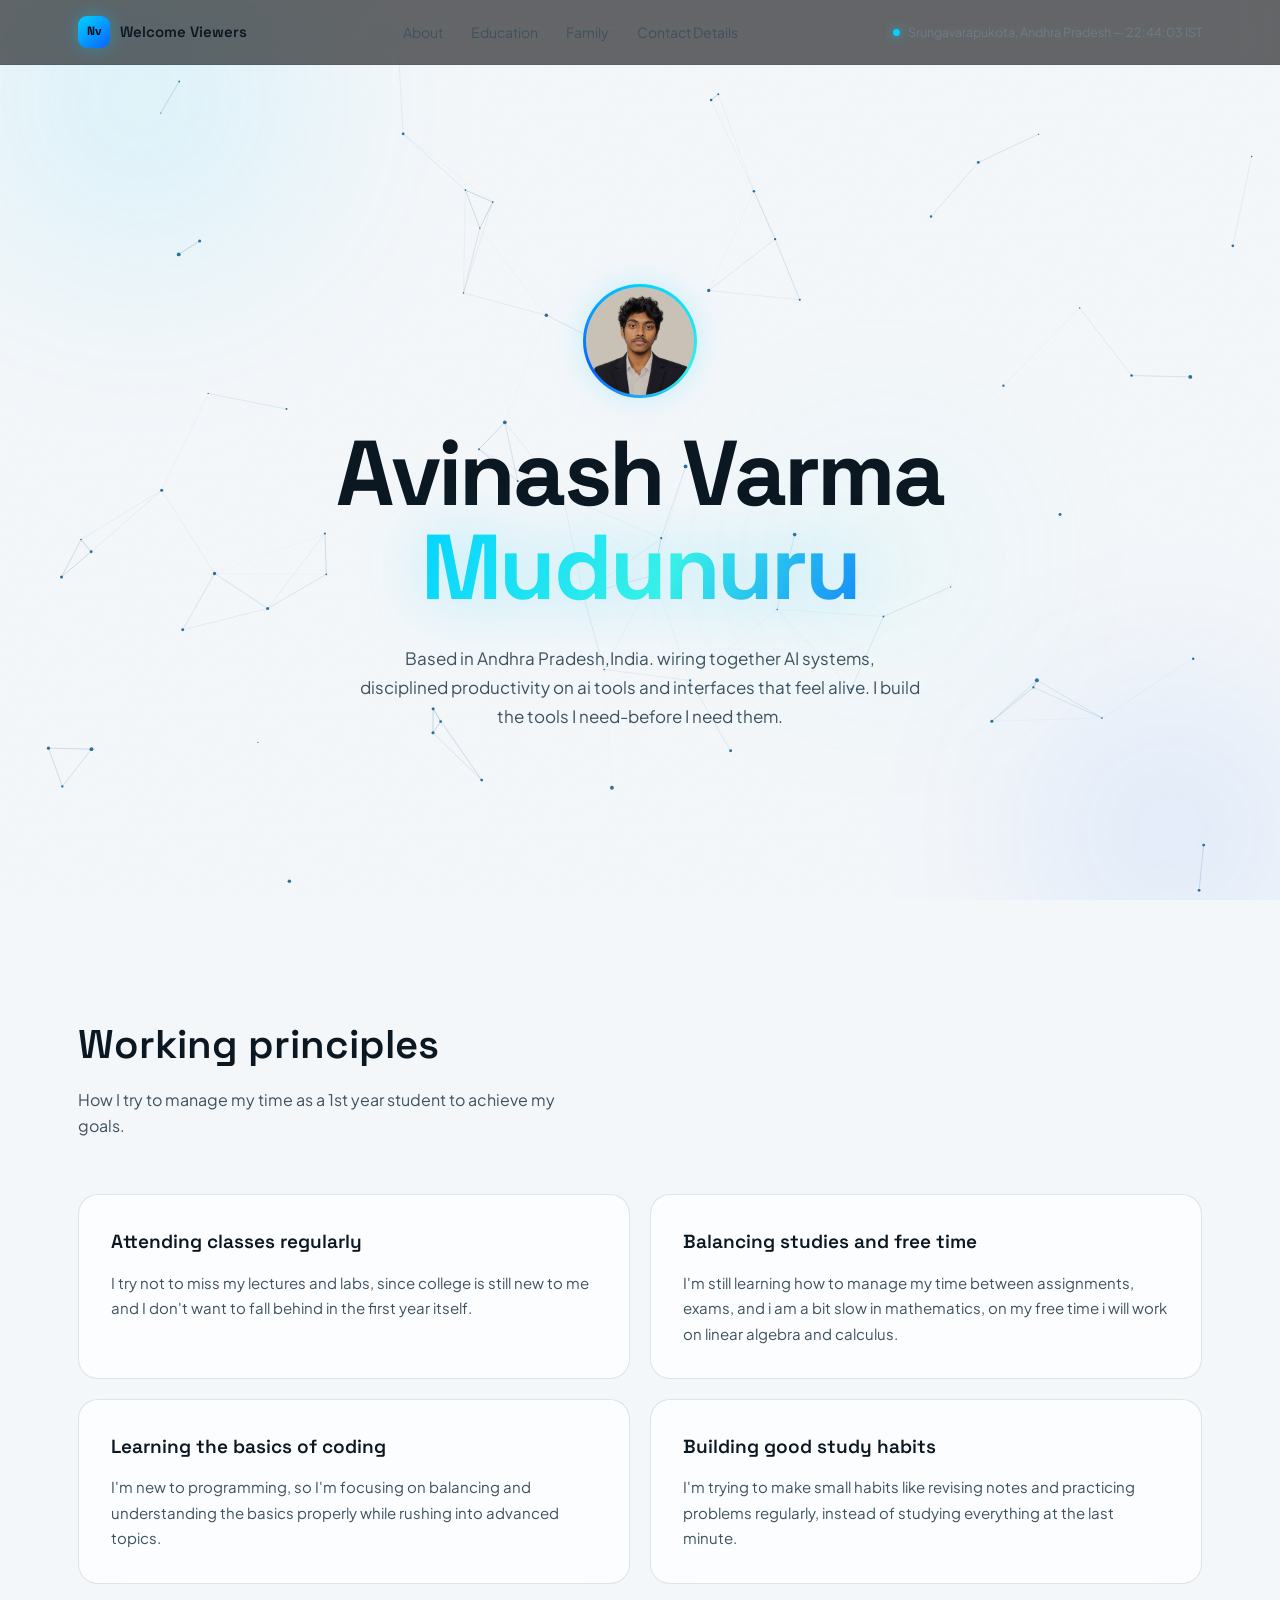
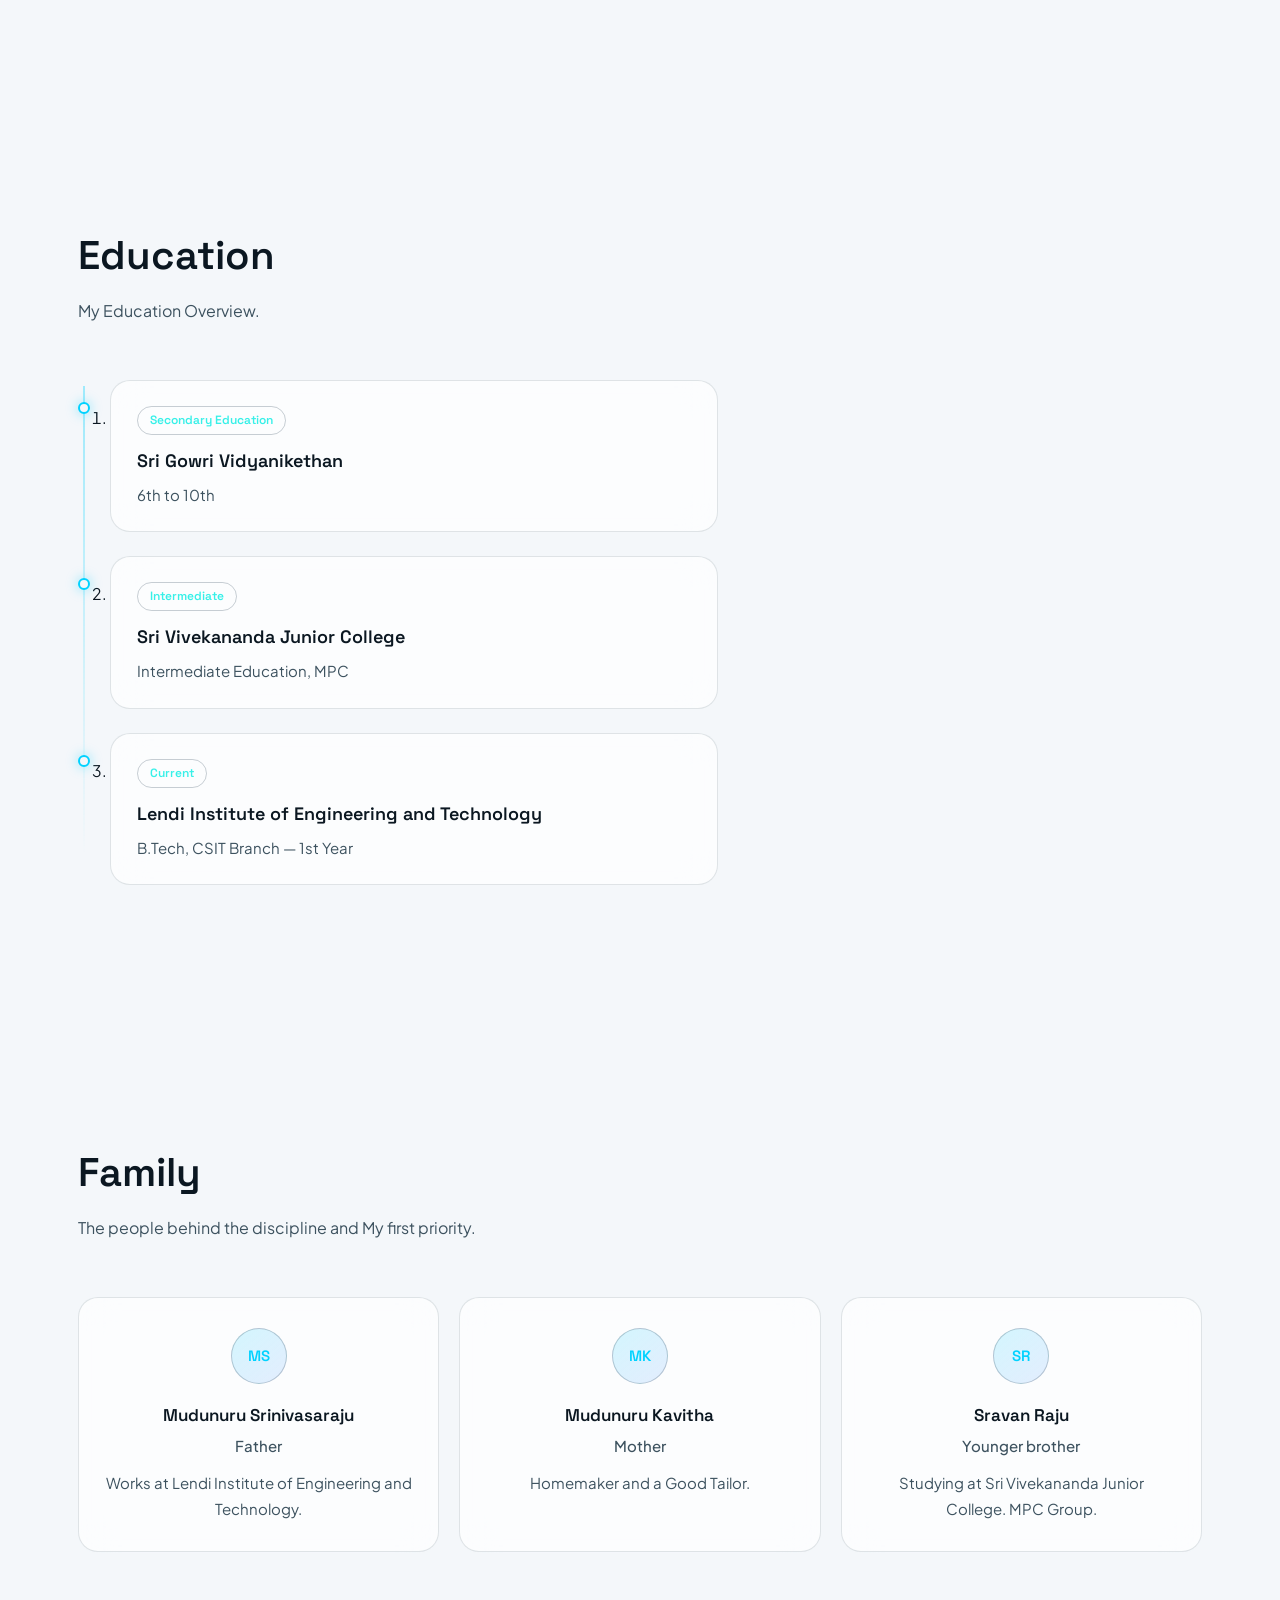
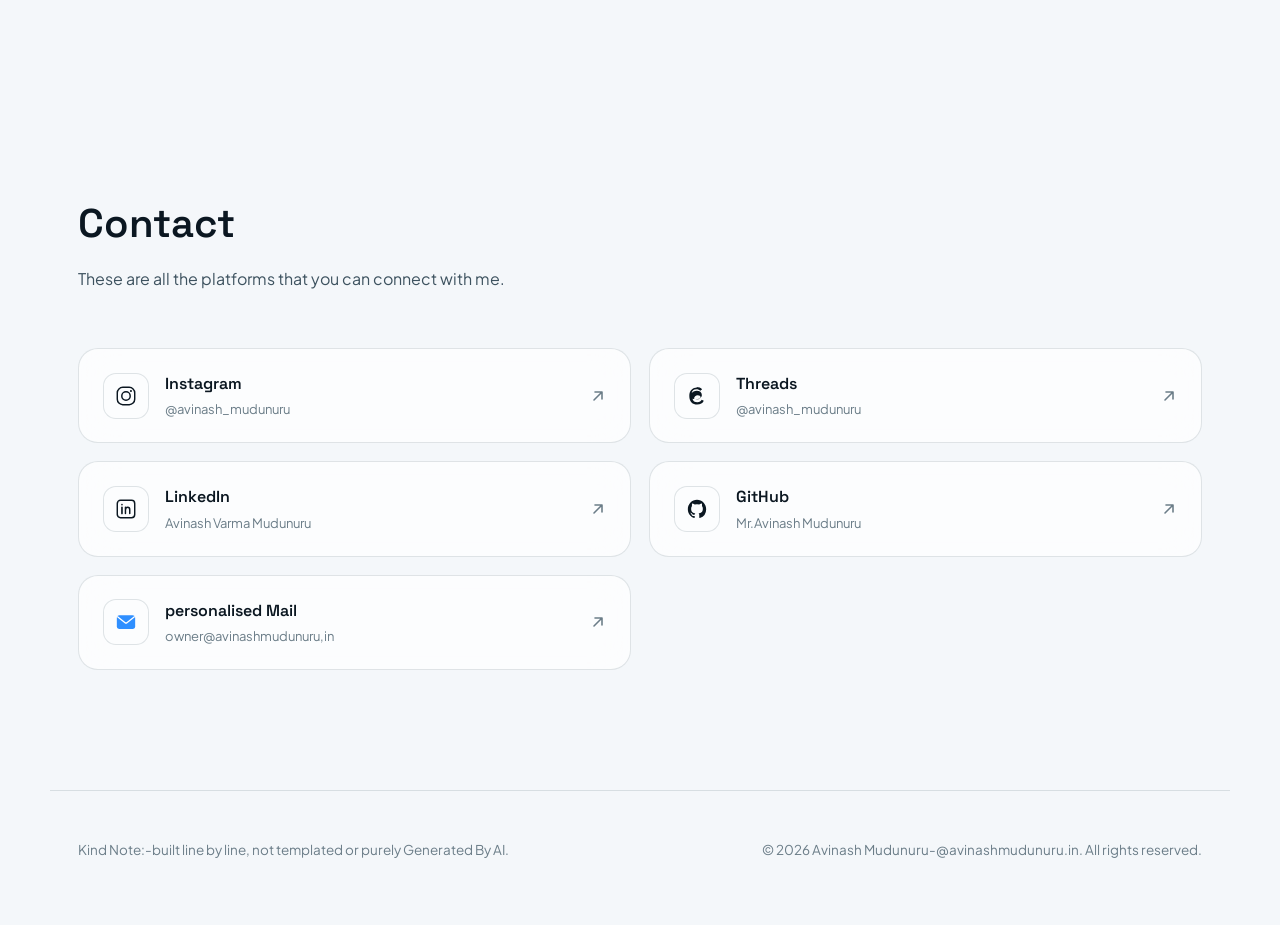
<file: index.html>
<!DOCTYPE html>
<html lang="en">
<head>
</head>
<head>
<title>Avinash Mudunuru's Portifolio</title>
<meta name="description" content="Official website of Avinash Mudunuru, also known as Avinash Varma and Mudunuru Avinash Varma. Explore Avinash's GitHub projects, portfolio, and journey." />
<meta name="keywords" content="avinash mudunuru, Avinash github, Avinash varma, mudunuru avinash varma,mudunuru avinash varma, avinash mudunuru, avinash varma, mudunuru avinash, avinash github, avinash portfolio, avinash personal website, avinash varma lendi institute, avinash varma computer science, avinash varma IT student, avinash varma engineering, avinash varma web developer, avinash varma coder, avinash varma programmer, avinash varma projects, avinash varma github pages, avinash varma website, avinash varma animations, avinash varma glowing UI, avinash varma fade-in effects, avinash varma css animations, avinash varma javascript, avinash varma html css js, avinash varma frontend design, avinash varma modern UI, avinash varma faceless youtube, avinash varma viral content, avinash varma content creator, avinash varma tech enthusiast, avinash varma troubleshooting, avinash varma hp drivers, avinash varma samsung j2 unlock, avinash varma device recovery, avinash varma certificates editing, avinash varma document clarity, avinash varma lovable ai, avinash varma github repository, avinash varma seo optimization, avinash varma sitemap xml, avinash varma robots txt, avinash varma google search console, avinash varma index request, avinash varma performance report, avinash varma coverage report, avinash varma impressions clicks, avinash varma keywords ranking, avinash varma visibility google, avinash varma search results, avinash varma india, avinash varma visakhapatnam, avinash varma andhra pradesh, avinash varma sri gowri vidyaniketan, avinash varma sri vivekananda junior college, avinash varma lendi institute of engineering, avinash varma btech first year, avinash varma computer science student, avinash varma IT student india, avinash varma engineering student india, avinash varma nagendra varma, nagendra varma, mudunuru nagendra varma, nagendra varma portfolio, nagendra varma github, nagendra varma website, nagendra varma lendi institute, nagendra varma computer science, nagendra varma IT student, nagendra varma engineering, nagendra varma web developer, nagendra varma coder, nagendra varma programmer, nagendra varma projects, nagendra varma github pages, nagendra varma animations, nagendra varma glowing UI, nagendra varma fade-in effects, nagendra varma css animations, nagendra varma javascript, nagendra varma html css js, nagendra varma frontend design, nagendra varma modern UI, nagendra varma faceless youtube, nagendra varma viral content, nagendra varma content creator, nagendra varma tech enthusiast, nagendra varma troubleshooting, nagendra varma hp drivers, nagendra varma samsung j2 unlock, nagendra varma device recovery, nagendra varma certificates editing, nagendra varma document clarity, nagendra varma lovable ai, nagendra varma github repository, nagendra varma seo optimization, nagendra varma sitemap xml, nagendra varma robots txt, nagendra varma google search console, nagendra varma india, nagendra varma visakhapatnam, nagendra varma andhra pradesh, srinivasaraju mudunuru, mudunuru srinivasaraju, srinivasaraju driver lendi institute, srinivasaraju father of avinash, srinivasaraju mudunuru family, mudunuru kavitha, kavitha mudunuru, mudunuru kavitha homemaker, mudunuru kavitha mother of avinash, mudunuru family, mudunuru surname, mudunuru family visakhapatnam, mudunuru family andhra pradesh
" />
</head>
  <head>
  <title>Avinash Mudunuru's Portifolio</title>
  <meta name="description" content="Official website of Avinash Mudunuru, also known as Avinash Varma and Mudunuru Avinash Varma and Nagendra Varma. Explore Avinash's GitHub projects, portfolio, and journey." />
  <meta name="keywords" content="avinash mudunuru, Avinash github, Avinash varma, mudunuru avinash varma" />
  <meta name="google-site-verification" content="vCPlWeW1GFrba0qGszpjA3xYB4AD_6WwYuhzkrP9IHY" />

  <!-- Structured Data for Google AI summaries -->
  <script type="application/ld+json">
  {
    "@context": "https://schema.org",
    "@type": "Person",
    "name": "Avinash Mudunuru",
    "alternateName": ["Avinash Varma", "Mudunuru Avinash Varma"],
    "birthDate": "2008-11-22",
    "parents": [
      {
        "@type": "person",
        "name": "Srinivasaraju Mudunuru"
      },
      {
        "@type": "person",
        "name": "Mudunuru Kavitha"
      }
    ],
    "sibling": {
      "@type": "person",
      "name": "Sravan Raju"
    },
    "url": "https://avinashmudunuru.in",
    "sameAs": [
      "https://avinashmudunuru.in"
    ],
    "description": "Computer Science & IT student passionate about web development, coding, and modern UI design,  currently studying at lendi institute of engineering and technology and completed secondary education sri gowri vidyaniketan English medium high school and completed intermediate education at Siri vivekananda junior college with MPC group."
  }
  </script>
</head>


<meta charset="UTF-8">
<meta name="viewport" content="width=device-width, initial-scale=1.0">
<title>Avinash Varma Mudunuru — My Portfolio</title>
<link rel="preconnect" href="https://fonts.googleapis.com">
<link rel="preconnect" href="https://fonts.gstatic.com" crossorigin>
<link href="https://fonts.googleapis.com/css2?family=Space+Grotesk:wght@400;500;600;700&family=Plus+Jakarta+Sans:ital,wght@0,400;0,500;0,600;0,700;1,400&display=swap" rel="stylesheet">
<style>
/* colors and stuff i keep reusing, put them here so i dont have to type them again and again */
:root {
  --bg1: #060608;
  --bg2: #0b0d12;
  --cardbg: rgba(14, 18, 24, 0.55);
  --border1: rgba(160, 210, 230, 0.12);
  --border2: rgba(160, 210, 230, 0.24);

  --blue1: #00d2ff;
  --blue2: #37f0e8;
  --blue3: #0a63ff;
  --glow: rgba(0, 210, 255, 0.35);

  --txt1: #eaf6fb;
  --txt2: #93a6b3;
  --txt3: #5c6b76;

  --font1: 'Space Grotesk', 'Segoe UI', sans-serif;
  --font2: 'Plus Jakarta Sans', 'Segoe UI', sans-serif;
}

/* if the persons phone/computer is set to light mode, use these colors instead */
/* this is called "system theme" - it just checks the device setting automatically */
@media (prefers-color-scheme: light) {
  :root {
    --bg1: #f4f7fa;
    --bg2: #ffffff;
    --cardbg: rgba(255, 255, 255, 0.7);
    --border1: rgba(10, 40, 60, 0.12);
    --border2: rgba(10, 40, 60, 0.22);

    --txt1: #0b1721;
    --txt2: #3d525f;
    --txt3: #6b7d88;
  }
}

/* basic reset, saw this online */
* {
  box-sizing: border-box;
}
html {
  scroll-behavior: smooth;
}

body {
  margin: 0;
  background: var(--bg1);
  color: var(--txt1);
  font-family: var(--font2);
  font-size: 16px;
  line-height: 1.6;
  overflow-x: hidden;
}

h1, h2, h3 {
  font-family: var(--font1);
  margin: 0;
  color: var(--txt1);
}
p {
  margin: 0;
}
a {
  color: inherit;
  text-decoration: none;
}
ul {
  margin: 0;
  padding: 0;
  list-style: none;
}

/* stops the crazy long animations for ppl who dont like motion */
@media (prefers-reduced-motion: reduce) {
  html {
    scroll-behavior: auto;
  }
  * {
    animation-duration: 0.001ms !important;
    transition-duration: 0.001ms !important;
  }
}

/* the moving dot background, made with canvas */
#bgCanvas {
  position: fixed;
  top: 0; left: 0; right: 0; bottom: 0;
  z-index: 0;
  pointer-events: none;
}

/* those big blurry colored circles floating around */
.blobWrap {
  position: fixed;
  inset: 0;
  z-index: 0;
  overflow: hidden;
  pointer-events: none;
}
.blob {
  position: absolute;
  border-radius: 50%;
  filter: blur(90px);
  opacity: 0.45;
}
.blob1 {
  width: 520px; height: 520px;
  top: -160px; left: -120px;
  background: radial-gradient(circle, rgba(0, 210, 255, 0.55), transparent 70%);
  animation: moveBlob1 26s ease-in-out infinite;
}
.blob2 {
  width: 420px; height: 420px;
  bottom: -140px; right: -100px;
  background: radial-gradient(circle, rgba(10, 99, 255, 0.5), transparent 70%);
  animation: moveBlob2 32s ease-in-out infinite;
}
.blob3 {
  width: 360px; height: 360px;
  top: 42%; left: 55%;
  background: radial-gradient(circle, rgba(55, 240, 232, 0.32), transparent 70%);
  animation: moveBlob3 38s ease-in-out infinite;
}
@keyframes moveBlob1 {
  0%, 100% { transform: translate(0,0); }
  50% { transform: translate(60px, 50px); }
}
@keyframes moveBlob2 {
  0%, 100% { transform: translate(0,0); }
  50% { transform: translate(-50px, -40px); }
}
@keyframes moveBlob3 {
  0%, 100% { transform: translate(0,0) scale(1); }
  50% { transform: translate(-30px, 40px) scale(1.08); }
}

/* grainy texture on top, makes it look less flat */
.grain {
  position: fixed;
  inset: 0;
  z-index: 1;
  pointer-events: none;
  opacity: 0.035;
  background-image: url("data:image/svg+xml,%3Csvg xmlns='http://www.w3.org/2000/svg' width='120' height='120'%3E%3Cfilter id='n'%3E%3CfeTurbulence type='fractalNoise' baseFrequency='0.9' numOctaves='2' stitchTiles='stitch'/%3E%3C/filter%3E%3Crect width='100%25' height='100%25' filter='url(%23n)'/%3E%3C/svg%3E");
}
/* the grain and blobs look too strong on a white background so tone them down a bit */
@media (prefers-color-scheme: light) {
  .grain { opacity: 0.02; }
  .blob { opacity: 0.25; }
}

/* NAVBAR */
.navbar {
  position: sticky;
  top: 0;
  z-index: 50;
  background: rgba(6, 6, 8, 0.6);
  backdrop-filter: blur(16px) saturate(140%);
  border-bottom: 1px solid var(--border1);
  transition: transform 0.35s ease;
}
.navbar.navHidden {
  transform: translateY(-100%);
}
.navInner {
  max-width: 1180px;
  margin: 0 auto;
  padding: 16px 28px;
  display: flex;
  align-items: center;
  justify-content: space-between;
  gap: 24px;
}
.logoBit {
  display: flex;
  align-items: center;
  gap: 10px;
  font-family: var(--font1);
  font-weight: 600;
}
.logoIcon {
  display: grid;
  place-items: center;
  width: 32px; height: 32px;
  border-radius: 9px;
  background: linear-gradient(140deg, var(--blue1), var(--blue3));
  color: #04070a;
  font-size: 12px;
  font-weight: 700;
  box-shadow: 0 0 18px var(--glow);
}
.logoText {
  color: var(--txt1);
  font-size: 15px;
}
.navLinks {
  display: flex;
  gap: 28px;
  font-size: 14px;
  color: var(--txt2);
}
.navLinks a {
  position: relative;
  transition: color 0.25s ease;
}
.navLinks a:hover {
  color: var(--blue1);
}
.navLinks a::after {
  content: '';
  position: absolute;
  left: 0; right: 0; bottom: -6px;
  height: 1px;
  background: var(--blue1);
  transform: scaleX(0);
  transform-origin: left;
  transition: transform 0.3s ease;
}
.navLinks a:hover::after {
  transform: scaleX(1);
}
.clockBox {
  display: flex;
  align-items: center;
  gap: 8px;
  font-size: 12.5px;
  color: var(--txt3);
  white-space: nowrap;
}
.dot {
  width: 7px; height: 7px;
  border-radius: 50%;
  background: var(--blue1);
  box-shadow: 0 0 10px 2px var(--glow);
  animation: blinkDot 2.4s ease-in-out infinite;
}
@keyframes blinkDot {
  0%, 100% { opacity: 1; }
  50% { opacity: 0.35; }
}
@media (max-width: 820px) {
  .navInner { flex-wrap: wrap; row-gap: 10px; }
  .navLinks {
    order: 3;
    width: 100%;
    justify-content: center;
    gap: 18px;
    flex-wrap: wrap;
  }
  .clockBox span:first-of-type { display: none; }
}

main {
  position: relative;
  z-index: 2;
}
.sec {
  max-width: 1180px;
  margin: 0 auto;
  padding: 120px 28px;
}
.secHead {
  max-width: 520px;
  margin-bottom: 56px;
  opacity: 0;
  transform: translateY(18px);
  transition: opacity 0.7s ease, transform 0.7s ease;
}
.secHead.show {
  opacity: 1;
  transform: translateY(0);
}
.secHead h2 {
  font-size: clamp(28px, 3.6vw, 40px);
  font-weight: 600;
  margin-bottom: 10px;
}
.secHead p {
  color: var(--txt2);
  font-size: 16px;
}

/* HERO PART */
.hero {
  position: relative;
  min-height: 92vh;
  display: flex;
  flex-direction: column;
  align-items: center;
  justify-content: center;
  text-align: center;
  padding: 140px 28px 80px;
  max-width: 1180px;
  margin: 0 auto;
}
.heroBox {
  max-width: 760px;
}
.avatarRing {
  position: relative;
  width: 108px; height: 108px;
  margin: 0 auto 32px;
  border-radius: 50%;
  box-shadow: 0 0 40px -6px var(--glow);
}
.avatarRing::before {
  content: '';
  position: absolute;
  inset: -3px;
  border-radius: 50%;
  background: conic-gradient(from 0deg, var(--blue1), var(--blue2), var(--blue3), var(--blue1));
  animation: spinRing 6s linear infinite;
}
@keyframes spinRing {
  to { transform: rotate(360deg); }
}
.avatarRing img, .avatarRing .fallback {
  position: relative;
  z-index: 1;
  width: 100%; height: 100%;
  border-radius: 50%;
  display: block;
  object-fit: cover;
  background: var(--bg2);
}
.avatarRing .fallback {
  display: none;
  align-items: center;
  justify-content: center;
  font-family: var(--font1);
  font-weight: 700;
  font-size: 34px;
  color: var(--blue1);
}
.eyebrow {
  font-size: 13.5px;
  color: var(--blue2);
  margin-bottom: 22px;
  font-weight: 500;
}
.heroTitle {
  font-size: clamp(44px, 8.4vw, 92px);
  font-weight: 700;
  line-height: 1.02;
  letter-spacing: -0.03em;
}
.heroTitle .row {
  display: block;
}
.accentTxt {
  background: linear-gradient(120deg, var(--blue1) 10%, var(--blue2) 55%, var(--blue3) 100%);
  -webkit-background-clip: text;
  background-clip: text;
  color: transparent;
  filter: drop-shadow(0 0 34px var(--glow));
}
.heroSub {
  margin: 30px auto 0;
  max-width: 560px;
  color: var(--txt2);
  font-size: 17px;
  line-height: 1.7;
}
.scrollHint {
  position: absolute;
  bottom: 36px;
  left: 50%;
  transform: translateX(-50%);
  width: 22px;
  height: 36px;
  border: 1.5px solid var(--border2);
  border-radius: 12px;
}
.scrollHint span {
  display: block;
  width: 3px; height: 7px;
  border-radius: 2px;
  background: var(--blue1);
  margin: 6px auto 0;
  animation: hintMove 1.8s ease-in-out infinite;
  box-shadow: 0 0 8px var(--glow);
}
@keyframes hintMove {
  0% { transform: translateY(0); opacity: 1; }
  70% { transform: translateY(12px); opacity: 0; }
  100% { transform: translateY(0); opacity: 0; }
}

/* card grid for the about part */
.cardGrid {
  display: grid;
  grid-template-columns: repeat(2, 1fr);
  gap: 20px;
}
.card {
  position: relative;
  padding: 32px;
  border-radius: 20px;
  background: var(--cardbg);
  border: 1px solid var(--border1);
  backdrop-filter: blur(18px) saturate(140%);
  overflow: hidden;
  opacity: 0;
  transform: translateY(18px);
  transition: opacity 0.7s ease, transform 0.7s ease, border-color 0.4s ease, box-shadow 0.4s ease;
}
.card.show {
  opacity: 1;
  transform: translateY(0);
}
.card h3 {
  font-size: 19px;
  font-weight: 600;
  margin-bottom: 12px;
  position: relative;
  z-index: 2;
}
.card p {
  color: var(--txt2);
  font-size: 15px;
  line-height: 1.7;
  position: relative;
  z-index: 2;
}
/* the spinning border glow thing that shows on hover, this took me forever to figure out lol */
.cardGlow {
  position: absolute;
  inset: -1px;
  border-radius: inherit;
  padding: 1px;
  background: conic-gradient(from var(--angleNum, 0deg), transparent 0%, var(--blue1) 12%, transparent 26%, transparent 100%);
  -webkit-mask: linear-gradient(#fff 0 0) content-box, linear-gradient(#fff 0 0);
  -webkit-mask-composite: xor;
  mask-composite: exclude;
  opacity: 0;
  transition: opacity 0.4s ease;
  animation: spinGlow 3.4s linear infinite paused;
  pointer-events: none;
}
@keyframes spinGlow {
  to { --angleNum: 360deg; }
}
.card:hover {
  border-color: transparent;
  box-shadow: 0 18px 46px -18px rgba(0, 210, 255, 0.28);
}
.card:hover .cardGlow {
  opacity: 1;
  animation-play-state: running;
}
@property --angleNum {
  syntax: '<angle>';
  initial-value: 0deg;
  inherits: false;
}

/* education timeline */
.timelineList {
  position: relative;
  max-width: 640px;
  padding-left: 32px;
}
.timelineList::before {
  content: '';
  position: absolute;
  left: 5px;
  top: 6px;
  bottom: 6px;
  width: 2px;
  background: linear-gradient(180deg, var(--blue1), transparent 95%);
  opacity: 0.35;
}
.timelineRow {
  position: relative;
  margin-bottom: 24px;
}
.timelineRow:last-child {
  margin-bottom: 0;
}
.timelineDot {
  position: absolute;
  left: -32px;
  top: 22px;
  width: 12px; height: 12px;
  border-radius: 50%;
  background: var(--bg1);
  border: 2px solid var(--blue1);
  box-shadow: 0 0 12px 1px var(--glow);
}
.timelineCard {
  padding: 24px 26px;
}
.tag {
  display: inline-block;
  font-family: var(--font1);
  font-size: 12px;
  font-weight: 600;
  color: var(--blue2);
  border: 1px solid var(--border2);
  border-radius: 999px;
  padding: 4px 12px;
  margin-bottom: 12px;
  position: relative;
  z-index: 2;
}
.timelineCard h3 {
  font-size: 18px;
  font-weight: 600;
  margin-bottom: 6px;
  position: relative;
  z-index: 2;
}
.timelineMeta {
  color: var(--txt2);
  font-size: 14.5px;
  position: relative;
  z-index: 2;
}

/* family cards */
.famGrid {
  display: grid;
  grid-template-columns: repeat(3, 1fr);
  gap: 20px;
}
.famCard {
  padding: 30px 26px;
  text-align: center;
}
.famAvatar {
  display: grid;
  place-items: center;
  width: 56px; height: 56px;
  margin: 0 auto 18px;
  border-radius: 50%;
  background: linear-gradient(140deg, rgba(0,210,255,0.16), rgba(10,99,255,0.1));
  border: 1px solid var(--border2);
  font-family: var(--font1);
  font-weight: 600;
  font-size: 15px;
  color: var(--blue1);
  position: relative;
  z-index: 2;
}
.famCard h3 {
  font-size: 17px;
  font-weight: 600;
  margin-bottom: 4px;
  position: relative;
  z-index: 2;
}
.famRole {
  font-size: 13px;
  color: var(--blue2);
  font-weight: 500;
  margin-bottom: 12px;
  position: relative;
  z-index: 2;
}
.famDetail {
  font-size: 14.5px;
  color: var(--txt2);
  line-height: 1.6;
  position: relative;
  z-index: 2;
}

/* social / connect buttons */
.connectGrid {
  display: grid;
  grid-template-columns: repeat(2, 1fr);
  gap: 18px;
}
.connectBtn {
  position: relative;
  display: flex;
  align-items: center;
  gap: 16px;
  padding: 22px 24px;
  border-radius: 20px;
  border: 1px solid var(--border1);
  background: var(--cardbg);
  backdrop-filter: blur(18px);
  overflow: hidden;
  isolation: isolate;
  opacity: 0;
  transform: translateY(18px);
  transition: opacity 0.7s ease, transform 0.6s cubic-bezier(.34,1.56,.64,1), border-color 0.45s ease, box-shadow 0.45s ease;
}
.connectBtn.show {
  opacity: 1;
  transform: translateY(0);
}
.connectBtn::before {
  content: '';
  position: absolute;
  inset: 0;
  z-index: -1;
  opacity: 0;
  transform: scale(0.85);
  transition: opacity 0.5s ease, transform 0.55s cubic-bezier(.34,1.56,.64,1);
}
.connectBtn:hover {
  transform: translateY(-4px) scale(1.015);
  border-color: transparent;
}
.connectBtn:hover::before {
  opacity: 1;
  transform: scale(1);
}
.connIcon {
  display: grid;
  place-items: center;
  width: 46px; height: 46px;
  border-radius: 13px;
  background: rgba(255,255,255,0.04);
  border: 1px solid var(--border1);
  color: var(--txt1);
  flex-shrink: 0;
  transition: background 0.4s ease, border-color 0.4s ease, transform 0.4s ease;
}
.connIcon svg {
  width: 22px; height: 22px;
}
.connectBtn:hover .connIcon {
  background: rgba(255,255,255,0.16);
  border-color: rgba(255,255,255,0.35);
  transform: rotate(-6deg) scale(1.06);
}
.connLabel {
  display: flex;
  flex-direction: column;
  gap: 3px;
  flex: 1;
}
.connName {
  font-family: var(--font1);
  font-weight: 600;
  font-size: 16px;
}
.connHandle {
  font-size: 13px;
  color: var(--txt3);
  transition: color 0.4s ease;
}
.connectBtn:hover .connHandle {
  color: rgba(255,255,255,0.75);
}
.connArrow {
  display: grid;
  place-items: center;
  color: var(--txt3);
  transform: rotate(0deg);
  transition: transform 0.4s cubic-bezier(.34,1.56,.64,1), color 0.4s ease;
}
.connectBtn:hover .connArrow {
  color: #fff;
  transform: rotate(45deg);
}
/* each social has its own hover glow color, just made these up */
.igBtn::before {
  background: radial-gradient(120% 140% at 15% 15%, #feda75 0%, #fa7e1e 22%, #d62976 48%, #962fbf 72%, #4f5bd5 100%);
  filter: blur(2px);
}
.igBtn:hover { box-shadow: 0 20px 50px -18px rgba(214, 41, 118, 0.55); }
.thBtn::before {
  background: radial-gradient(120% 140% at 20% 10%, #4a4a4a 0%, #171717 55%, #000 100%);
}
.thBtn:hover { box-shadow: 0 20px 50px -18px rgba(255, 255, 255, 0.18); }
.liBtn::before {
  background: radial-gradient(120% 140% at 15% 15%, #4da6ff 0%, #0a66c2 45%, #043b73 100%);
}
.liBtn:hover { box-shadow: 0 20px 50px -18px rgba(10, 102, 194, 0.55); }
.ghBtn::before {
  background: linear-gradient(135deg, #3a3a3a 0%, #17181c 45%, #05060a 100%);
}
.ghBtn::after {
  content: '';
  position: absolute;
  inset: 0;
  z-index: -1;
  opacity: 0;
  background: linear-gradient(120deg, transparent 30%, rgba(255,255,255,0.18) 45%, transparent 60%);
  background-size: 250% 250%;
  transition: opacity 0.4s ease;
}
.ghBtn:hover::after {
  opacity: 1;
  animation: sweep 1.6s ease-in-out infinite;
}
.ghBtn:hover { box-shadow: 0 20px 50px -18px rgba(255, 255, 255, 0.16); }
@keyframes sweep {
  0% { background-position: 200% 0%; }
  100% { background-position: -50% 0%; }
}
.mlBtn::before {
  background: radial-gradient(120% 140% at 15% 15%, #6fc6ff 0%, #2f8fff 45%, #0a5cd6 100%);
}
.mlBtn:hover { box-shadow: 0 20px 50px -18px rgba(47, 143, 255, 0.55); }

footer {
  position: relative;
  z-index: 2;
  max-width: 1180px;
  margin: 0 auto;
  padding: 48px 28px 64px;
  display: flex;
  align-items: center;
  justify-content: space-between;
  border-top: 1px solid var(--border1);
  color: var(--txt3);
  font-size: 13.5px;
  flex-wrap: wrap;
  gap: 8px;
}

/* mobile stuff */
@media (max-width: 860px) {
  .sec { padding: 90px 22px; }
  .cardGrid { grid-template-columns: 1fr; }
  .connectGrid { grid-template-columns: 1fr; }
  .famGrid { grid-template-columns: 1fr; }
  .hero { min-height: auto; padding: 150px 22px 90px; }
}
@media (max-width: 480px) {
  .navInner { padding: 14px 18px; }
  .navLinks { gap: 12px; font-size: 13px; }
  .logoText { font-size: 14px; }
  .connectBtn { padding: 18px; }
  .connIcon { width: 40px; height: 40px; }
  .heroTitle { font-size: 40px; }
  .heroSub { font-size: 15.5px; }
}

</style>
</head>
<body>

<canvas id="bgCanvas"></canvas>

<div class="blobWrap">
  <span class="blob blob1"></span>
  <span class="blob blob2"></span>
  <span class="blob blob3"></span>
</div>

<div class="grain"></div>

<header class="navbar">
  <div class="navInner">
    <a class="logoBit" href="#top">
      <span class="logoIcon">Nv</span>
      <span class="logoText"> Welcome Viewers</span>
    </a>
    <nav class="navLinks">
      <a href="#about">About</a>
      <a href="#education">Education</a>
      <a href="#family">Family</a>
      <a href="#connect">Contact Details</a>
    </nav>
    <div class="clockBox">
      <span class="dot"></span>
      <span>Srungavarapukota, Andhra Pradesh — <span id="clockOutput">--:--:-- IST</span></span>
    </div>
  </div>
</header>

<main>

  <!-- top banner part -->
  <section class="hero" id="top">
    <div class="heroBox">
      <div class="avatarRing">
        <img id="profilePic" src="profile.jpg" alt="Avinash Varma Mudunuru">
        <span class="fallback">AV</span>
      </div>
      <h1 class="heroTitle">
        <span class="row">Avinash Varma</span>
        <span class="row accentTxt">Mudunuru</span>
      </h1>
      <p class="heroSub">
        Based in Andhra Pradesh,India. wiring together AI systems, disciplined
        productivity on ai tools and interfaces that feel alive. I build the
        tools I need-before I need them.
      </p>
    </div>
    </div>
  </section>

  <!-- about part -->
  <section class="sec" id="about">
    <div class="secHead">
      <h2>Working principles</h2>
      <p>How I try to manage my time as a 1st year student to achieve my goals.</p>
    </div>

    <div class="cardGrid">
      <div class="card">
        <div class="cardGlow"></div>
        <h3>Attending classes regularly</h3>
        <p>
          I try not to miss my lectures and labs, since college is still new to me
          and I don't want to fall behind in the first year itself.
        </p>
      </div>

      <div class="card">
        <div class="cardGlow"></div>
        <h3>Balancing studies and free time</h3>
        <p>
          I'm still learning how to manage my time between assignments, exams,
          and i am a bit slow in mathematics, on my free time i will work on linear algebra and calculus.
        </p>
      </div>

      <div class="card">
        <div class="cardGlow"></div>
        <h3>Learning the basics of coding</h3>
        <p>
          I'm new to programming, so I'm focusing on balancing and understanding the basics
          properly while rushing into advanced topics.
        </p>
      </div>

      <div class="card">
        <div class="cardGlow"></div>
        <h3>Building good study habits</h3>
        <p>
          I'm trying to make small habits like revising notes and practicing
          problems regularly, instead of studying everything at the last minute.
        </p>
      </div>
    </div>
  </section>

  <!-- education timeline part -->
  <section class="sec" id="education">
    <div class="secHead">
      <h2>Education</h2>
      <p>My Education Overview.</p>
    </div>

    <ol class="timelineList">
      <li class="timelineRow">
        <div class="timelineDot"></div>
        <div class="timelineCard card">
          <div class="cardGlow"></div>
          <span class="tag">Secondary Education</span>
          <h3>Sri Gowri Vidyanikethan</h3>
          <p class="timelineMeta">6th to 10th</p>
        </div>
      </li>
      <li class="timelineRow">
        <div class="timelineDot"></div>
        <div class="timelineCard card">
          <div class="cardGlow"></div>
          <span class="tag">Intermediate</span>
          <h3>Sri Vivekananda Junior College</h3>
          <p class="timelineMeta">Intermediate Education, MPC</p>
        </div>
      </li>
      <li class="timelineRow">
        <div class="timelineDot"></div>
        <div class="timelineCard card">
          <div class="cardGlow"></div>
          <span class="tag">Current</span>
          <h3>Lendi Institute of Engineering and Technology</h3>
          <p class="timelineMeta">B.Tech, CSIT Branch — 1st Year</p>
        </div>
      </li>
    </ol>
  </section>

  <!-- family part -->
  <section class="sec" id="family">
    <div class="secHead">
      <h2>Family</h2>
      <p>The people behind the discipline and My first priority.</p>
    </div>

    <div class="famGrid">
      <div class="famCard card">
        <div class="cardGlow"></div>
        <span class="famAvatar">MS</span>
        <h3>Mudunuru Srinivasaraju</h3>
        <p class="famRole">Father</p>
        <p class="famDetail">Works at Lendi Institute of Engineering and Technology.</p>
      </div>

      <div class="famCard card">
        <div class="cardGlow"></div>
        <span class="famAvatar">MK</span>
        <h3>Mudunuru Kavitha</h3>
        <p class="famRole">Mother</p>
        <p class="famDetail">Homemaker and a Good Tailor.</p>
      </div>

      <div class="famCard card">
        <div class="cardGlow"></div>
        <span class="famAvatar">SR</span>
        <h3>Sravan Raju</h3>
        <p class="famRole">Younger brother</p>
        <p class="famDetail">Studying at Sri Vivekananda Junior College. MPC Group.</p>
      </div>
    </div>
  </section>

  <!-- connect / social links part -->
  <section class="sec" id="connect">
    <div class="secHead">
      <h2>Contact</h2>
      <p>These are all the platforms that you can connect with me.</p>
    </div>

    <div class="connectGrid">

      <a class="connectBtn igBtn" href="https://www.instagram.com/avinash_mudunuru?stkn=bDZzbWg3NHF5MHd4" target="_blank" rel="noopener noreferrer">
        <span class="connIcon">
          <svg viewBox="0 0 24 24" fill="none" xmlns="http://www.w3.org/2000/svg">
            <rect x="2.5" y="2.5" width="19" height="19" rx="6" stroke="currentColor" stroke-width="1.6"/>
            <circle cx="12" cy="12" r="4.6" stroke="currentColor" stroke-width="1.6"/>
            <circle cx="17.4" cy="6.6" r="1.15" fill="currentColor"/>
          </svg>
        </span>
        <span class="connLabel">
          <span class="connName">Instagram</span>
          <span class="connHandle">@avinash_mudunuru</span>
        </span>
        <span class="connArrow">
          <svg width="16" height="16" viewBox="0 0 16 16" fill="none"><path d="M4 12L12 4M12 4H5M12 4V11" stroke="currentColor" stroke-width="1.6" stroke-linecap="round" stroke-linejoin="round"/></svg>
        </span>
      </a>

      <a class="connectBtn thBtn" href="https://www.threads.com/@avinash_mudunuru" target="_blank" rel="noopener noreferrer">
        <span class="connIcon">
          <svg viewBox="0 0 24 24" fill="none" xmlns="http://www.w3.org/2000/svg">
            <path d="M12.2 2.6c-4.9 0-8.6 3.1-8.6 9.4 0 6.3 3.7 9.4 8.6 9.4 3.6 0 6-1.5 7.2-4.2l-2.3-1.1c-.8 1.7-2.3 2.7-4.7 2.7-2.9 0-4.8-1.4-5.3-3.9 1 .3 2.2.5 3.6.5 3.8 0 6.6-1.6 6.6-4.6 0-2.8-2.3-4.5-5.6-4.5-2.5 0-4.5 1-5.5 2.8.2-3 2.1-4.6 5.1-4.6 1.9 0 3.4.6 4.4 1.8l1.9-1.6c-1.4-1.7-3.6-2.6-6.4-2.6Zm.6 8.7c1.9 0 3 .8 3 2.1 0 1.4-1.5 2.2-3.9 2.2-1.2 0-2.3-.2-3.2-.5.3-2.4 1.9-3.8 4.1-3.8Z" fill="currentColor"/>
          </svg>
        </span>
        <span class="connLabel">
          <span class="connName">Threads</span>
          <span class="connHandle">@avinash_mudunuru
          </span>
        </span>
        <span class="connArrow">
          <svg width="16" height="16" viewBox="0 0 16 16" fill="none"><path d="M4 12L12 4M12 4H5M12 4V11" stroke="currentColor" stroke-width="1.6" stroke-linecap="round" stroke-linejoin="round"/></svg>
        </span>
      </a>

      <a class="connectBtn liBtn" href="https://www.linkedin.com/in/mudunuru-avinash-varma-810555436" target="_blank" rel="noopener noreferrer">
        <span class="connIcon">
          <svg viewBox="0 0 24 24" fill="none" xmlns="http://www.w3.org/2000/svg">
            <rect x="2.5" y="2.5" width="19" height="19" rx="3.5" stroke="currentColor" stroke-width="1.6"/>
            <path d="M7.6 10.2V17M7.6 7.3V7.31" stroke="currentColor" stroke-width="1.8" stroke-linecap="round"/>
            <path d="M11.4 17V10.2M11.4 13.1C11.4 11.4 12.4 10.2 13.9 10.2C15.3 10.2 16.1 11.1 16.1 13V17" stroke="currentColor" stroke-width="1.6" stroke-linecap="round" stroke-linejoin="round"/>
          </svg>
        </span>
        <span class="connLabel">
          <span class="connName">LinkedIn</span>
          <span class="connHandle">Avinash Varma Mudunuru</span>
        </span>
        <span class="connArrow">
          <svg width="16" height="16" viewBox="0 0 16 16" fill="none"><path d="M4 12L12 4M12 4H5M12 4V11" stroke="currentColor" stroke-width="1.6" stroke-linecap="round" stroke-linejoin="round"/></svg>
        </span>
      </a>

      <a class="connectBtn ghBtn" href="https://github.com/AvinashMudunuru" target="_blank" rel="noopener noreferrer">
        <span class="connIcon">
          <svg viewBox="0 0 24 24" fill="none" xmlns="http://www.w3.org/2000/svg">
            <path fill-rule="evenodd" clip-rule="evenodd" d="M12 2C6.48 2 2 6.58 2 12.2c0 4.49 2.87 8.3 6.84 9.65.5.1.68-.22.68-.49 0-.24-.01-.88-.01-1.72-2.78.62-3.37-1.37-3.37-1.37-.46-1.19-1.11-1.5-1.11-1.5-.91-.64.07-.63.07-.63 1 .07 1.53 1.05 1.53 1.05.89 1.56 2.34 1.11 2.91.85.09-.66.35-1.11.63-1.37-2.22-.26-4.56-1.14-4.56-5.06 0-1.12.39-2.03 1.03-2.75-.1-.26-.45-1.31.1-2.73 0 0 .84-.28 2.75 1.05a9.3 9.3 0 0 1 5 0c1.9-1.33 2.75-1.05 2.75-1.05.55 1.42.2 2.47.1 2.73.64.72 1.03 1.63 1.03 2.75 0 3.93-2.34 4.79-4.57 5.05.36.32.68.94.68 1.9 0 1.37-.01 2.47-.01 2.81 0 .27.18.6.69.49A10.2 10.2 0 0 0 22 12.2C22 6.58 17.52 2 12 2Z" fill="currentColor"/>
          </svg>
        </span>
        <span class="connLabel">
          <span class="connName">GitHub</span>
          <span class="connHandle">Mr.Avinash Mudunuru</span>
        </span>
        <span class="connArrow">
          <svg width="16" height="16" viewBox="0 0 16 16" fill="none"><path d="M4 12L12 4M12 4H5M12 4V11" stroke="currentColor" stroke-width="1.6" stroke-linecap="round" stroke-linejoin="round"/></svg>
        </span>
      </a>

      <a class="connectBtn mlBtn" href="mailto:owner@avinashmudunuru.in" target="_blank" rel="noopener noreferrer">
        <span class="connIcon">
          <svg viewBox="0 0 24 24" xmlns="http://www.w3.org/2000/svg">
            <rect x="2" y="4.5" width="20" height="15" rx="3" fill="#2f8fff"/>
            <path d="M2.8 6.3l8.2 6.4c.6.47 1.4.47 2 0l8.2-6.4" stroke="#ffffff" stroke-width="1.4" stroke-linecap="round" stroke-linejoin="round" fill="none"/>
          </svg>
        </span>
        <span class="connLabel">
          <span class="connName">personalised Mail</span>
          <span class="connHandle">owner@avinashmudunuru,in</span>
        </span>
        <span class="connArrow">
          <svg width="16" height="16" viewBox="0 0 16 16" fill="none"><path d="M4 12L12 4M12 4H5M12 4V11" stroke="currentColor" stroke-width="1.6" stroke-linecap="round" stroke-linejoin="round"/></svg>
        </span>
      </a>

    </div>
  </section>

</main>

<footer>
  <p> Kind Note:-built line by line, not templated or purely Generated By AI.</p>
  <p>&copy; <span id="yearNow"></span> Avinash Mudunuru-@avinashmudunuru.in. All rights reserved.</p>
</footer>

<script>
// this part makes the little dots and lines move around in the background
// got the basic idea from a youtube tutorial and changed it up a bit
(function () {
  var canvas = document.getElementById('bgCanvas');
  var ctx = canvas.getContext('2d');
  var w, h, dpr;
  var dots = [];
  var mouseX = null, mouseY = null, mouseIsOn = false;

  var reduceMotion = window.matchMedia('(prefers-reduced-motion: reduce)').matches;
  var isLightMode = window.matchMedia('(prefers-color-scheme: light)').matches;

  var dotColor = isLightMode ? '10, 90, 140' : '0, 210, 255';
  var lineDist = 130;
  var mouseDist = 160;
  var speed = 0.18;
  var density = 16000;

  function resizeStuff() {
    dpr = Math.min(window.devicePixelRatio || 1, 2);
    w = window.innerWidth;
    h = window.innerHeight;
    canvas.width = w * dpr;
    canvas.height = h * dpr;
    canvas.style.width = w + 'px';
    canvas.style.height = h + 'px';
    ctx.setTransform(dpr, 0, 0, dpr, 0, 0);
    makeDots();
  }

  function makeDots() {
    var howMany = Math.round((w * h) / density);
    dots = [];
    for (var i = 0; i < howMany; i++) {
      dots.push({
        x: Math.random() * w,
        y: Math.random() * h,
        vx: (Math.random() - 0.5) * speed,
        vy: (Math.random() - 0.5) * speed,
        r: Math.random() * 1.4 + 0.6
      });
    }
  }

  function drawFrame() {
    ctx.clearRect(0, 0, w, h);

    for (var i = 0; i < dots.length; i++) {
      var d = dots[i];
      d.x = d.x + d.vx;
      d.y = d.y + d.vy;

      if (d.x < 0 || d.x > w) d.vx = d.vx * -1;
      if (d.y < 0 || d.y > h) d.vy = d.vy * -1;

      if (mouseIsOn) {
        var dx = d.x - mouseX;
        var dy = d.y - mouseY;
        var dist = Math.sqrt(dx * dx + dy * dy);
        if (dist < mouseDist) {
          var push = (mouseDist - dist) / mouseDist;
          d.x = d.x + (dx / dist) * push * 1.1;
          d.y = d.y + (dy / dist) * push * 1.1;
        }
      }

      ctx.beginPath();
      ctx.arc(d.x, d.y, d.r, 0, Math.PI * 2);
      ctx.fillStyle = 'rgba(' + dotColor + ', 0.85)';
      ctx.fill();
    }

    // draw connecting lines between dots that are close to each other
    for (var i = 0; i < dots.length; i++) {
      for (var j = i + 1; j < dots.length; j++) {
        var a = dots[i], b = dots[j];
        var dx2 = a.x - b.x, dy2 = a.y - b.y;
        var dist2 = Math.sqrt(dx2 * dx2 + dy2 * dy2);
        if (dist2 < lineDist) {
          var op = (1 - dist2 / lineDist) * 0.35;
          ctx.beginPath();
          ctx.moveTo(a.x, a.y);
          ctx.lineTo(b.x, b.y);
          ctx.strokeStyle = 'rgba(' + dotColor + ', ' + op + ')';
          ctx.lineWidth = 0.7;
          ctx.stroke();
        }
      }
    }

    if (!reduceMotion) {
      requestAnimationFrame(drawFrame);
    }
  }

  window.addEventListener('resize', resizeStuff);
  window.addEventListener('pointermove', function (e) {
    mouseX = e.clientX;
    mouseY = e.clientY;
    mouseIsOn = true;
  });
  window.addEventListener('pointerleave', function () {
    mouseIsOn = false;
  });

  resizeStuff();
  if (reduceMotion) {
    drawFrame();
  } else {
    requestAnimationFrame(drawFrame);
  }
})();

// this tries to load my profile photo, checking a few common file names/extensions
// so i dont have to worry about exact spelling when i upload the photo
(function () {
  var img = document.getElementById('profilePic');
  var fallback = img.nextElementSibling;
  var namesToTry = [
    'profile.jpg',
    'profile.jpeg',
    'profile.png',
    'profile.JPG',
    'profile.PNG',
    'photo.jpg',
    'photo.png',
    'avinash.jpg',
    'avinash.png'
  ];
  var tryIndex = 0;

  function tryNext() {
    if (tryIndex >= namesToTry.length) {
      // none of them worked, so just show the AV letters instead
      img.style.display = 'none';
      fallback.style.display = 'flex';
      return;
    }
    img.src = namesToTry[tryIndex];
    tryIndex = tryIndex + 1;
  }

  img.addEventListener('error', tryNext);
  tryNext();
})();

// live clock for the header, shows IST time
function updateClock() {
  var el = document.getElementById('clockOutput');
  var now = new Date();
  var ist = new Date(now.toLocaleString('en-US', { timeZone: 'Asia/Kolkata' }));
  var hh = String(ist.getHours()).padStart(2, '0');
  var mm = String(ist.getMinutes()).padStart(2, '0');
  var ss = String(ist.getSeconds()).padStart(2, '0');
  el.textContent = hh + ':' + mm + ':' + ss + ' IST';
}
updateClock();
setInterval(updateClock, 1000);

// footer year, so i dont have to update it by hand every year
document.getElementById('yearNow').textContent = new Date().getFullYear();

// makes the cards/buttons fade in when you scroll down to them
(function () {
  var stuffToWatch = document.querySelectorAll('.secHead, .card, .connectBtn');
  var watcher = new IntersectionObserver(function (entries) {
    for (var i = 0; i < entries.length; i++) {
      var entry = entries[i];
      if (entry.isIntersecting) {
        entry.target.classList.add('show');
        watcher.unobserve(entry.target);
      }
    }
  }, { threshold: 0.15, rootMargin: '0px 0px -40px 0px' });

  for (var i = 0; i < stuffToWatch.length; i++) {
    watcher.observe(stuffToWatch[i]);
  }
})();

// hides the navbar when scrolling down, brings it back when scrolling up
(function () {
  var nav = document.querySelector('.navbar');
  var lastY = window.scrollY;
  var ticking = false;

  window.addEventListener('scroll', function () {
    if (!ticking) {
      requestAnimationFrame(function () {
        var currentY = window.scrollY;

        if (currentY > lastY && currentY > 80) {
          // scrolling down and past the hero area -> hide navbar
          nav.classList.add('navHidden');
        } else {
          // scrolling up -> show navbar again
          nav.classList.remove('navHidden');
        }

        lastY = currentY;
        ticking = false;
      });
      ticking = true;
    }
  });
})();
</script>
</body>
</html>
</file>
